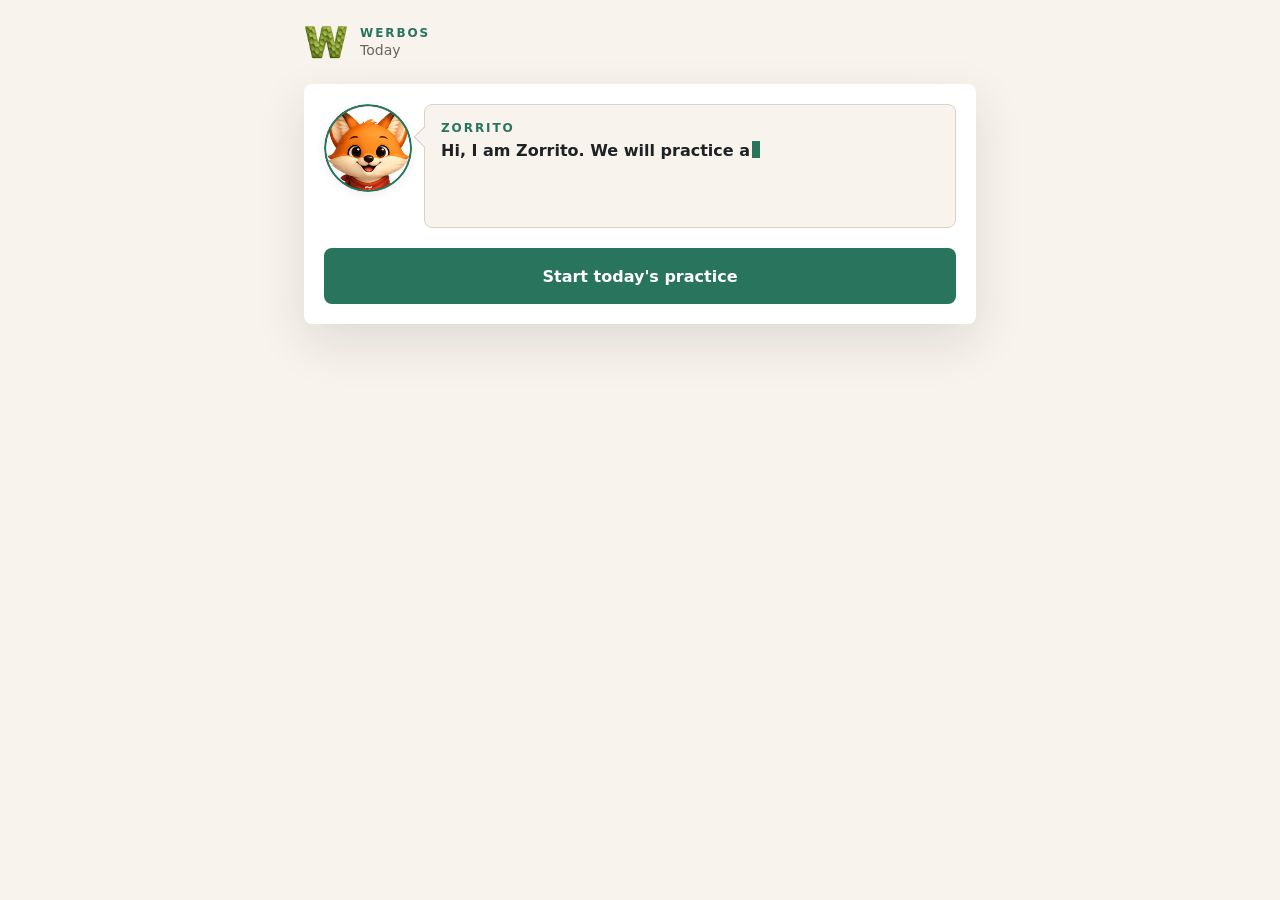
<file: index.html>
<!doctype html>
<html lang="en">
  <head>
    <meta charset="utf-8" />
    <meta name="viewport" content="width=device-width, initial-scale=1" />
    <meta name="theme-color" content="#28745d" />
    <title>Werbos</title>
    <link rel="icon" href="./design/brand/favicon.ico" sizes="any" />
    <link rel="icon" type="image/png" sizes="32x32" href="./design/brand/favicon-32.png" />
    <link rel="apple-touch-icon" href="./design/brand/apple-touch-icon.png" />
    <link rel="stylesheet" href="./src/styles.css" />
  </head>
  <body>
    <main id="app" class="app-shell" aria-live="polite"></main>
    <script type="module" src="./src/app.js"></script>
  </body>
</html>
</file>
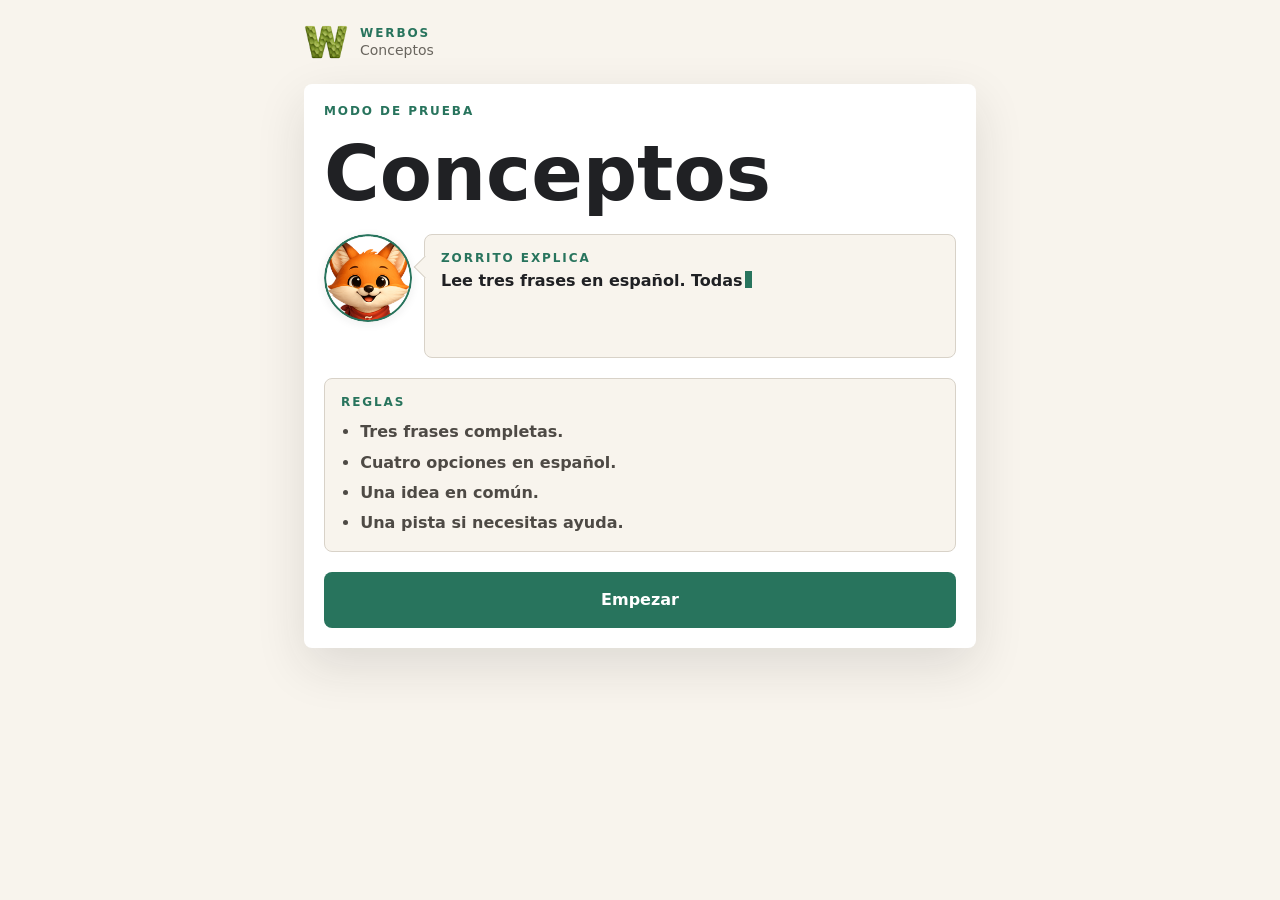
<file: concepts/index.html>
<!doctype html>
<html lang="en">
  <head>
    <meta charset="utf-8" />
    <meta http-equiv="refresh" content="0; url=../?mode=concepts" />
    <title>Werbos Conceptos</title>
  </head>
  <body>
    <p><a href="../?mode=concepts">Open Werbos concept mode</a></p>
    <script>
      window.location.replace("../?mode=concepts");
    </script>
  </body>
</html>
</file>
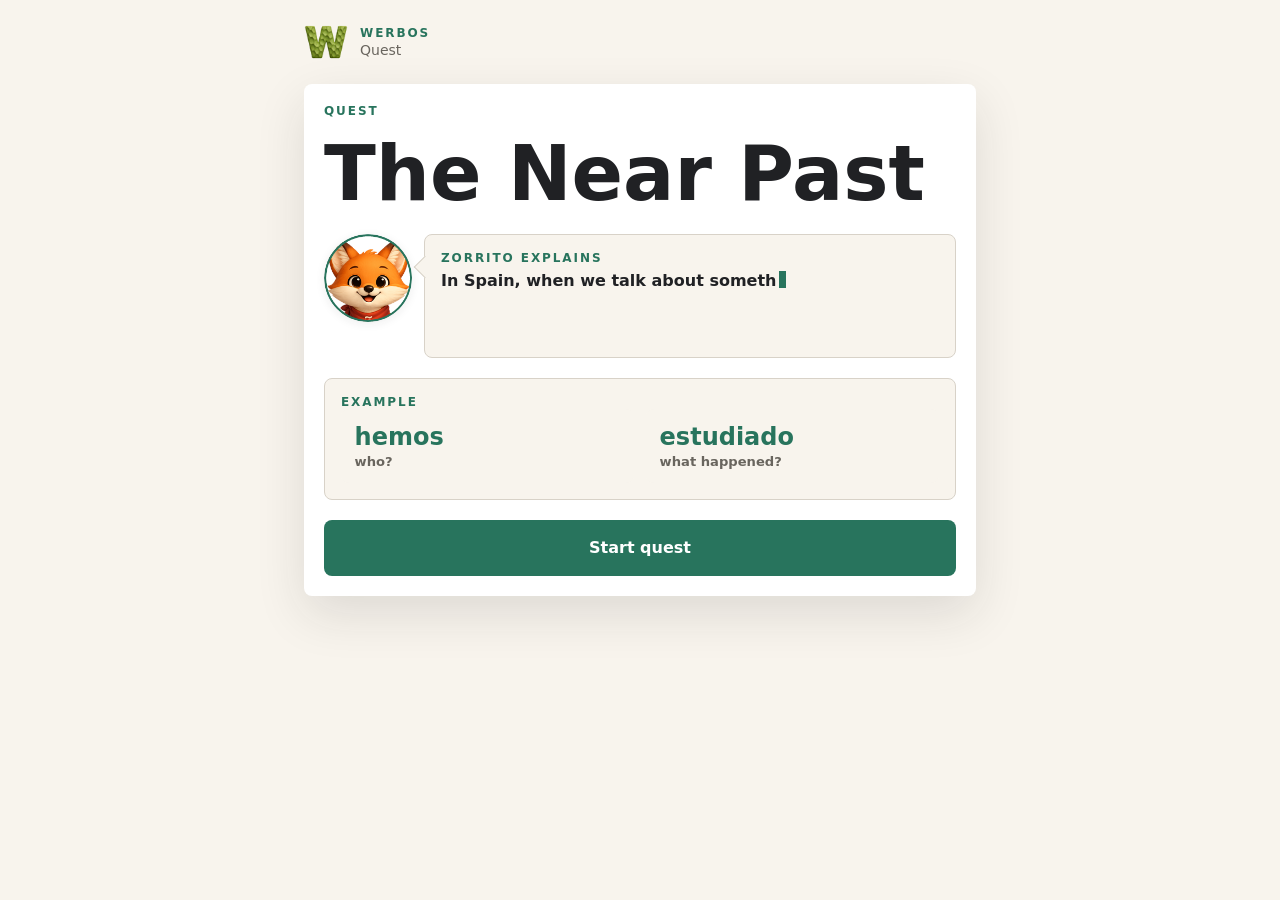
<file: quest-near-past/index.html>
<!doctype html>
<html lang="en">
  <head>
    <meta charset="utf-8" />
    <meta http-equiv="refresh" content="0; url=../?quest=near-past" />
    <title>Werbos Near Past Quest</title>
  </head>
  <body>
    <p><a href="../?quest=near-past">Open Werbos near past quest</a></p>
    <script>
      window.location.replace("../?quest=near-past");
    </script>
  </body>
</html>
</file>
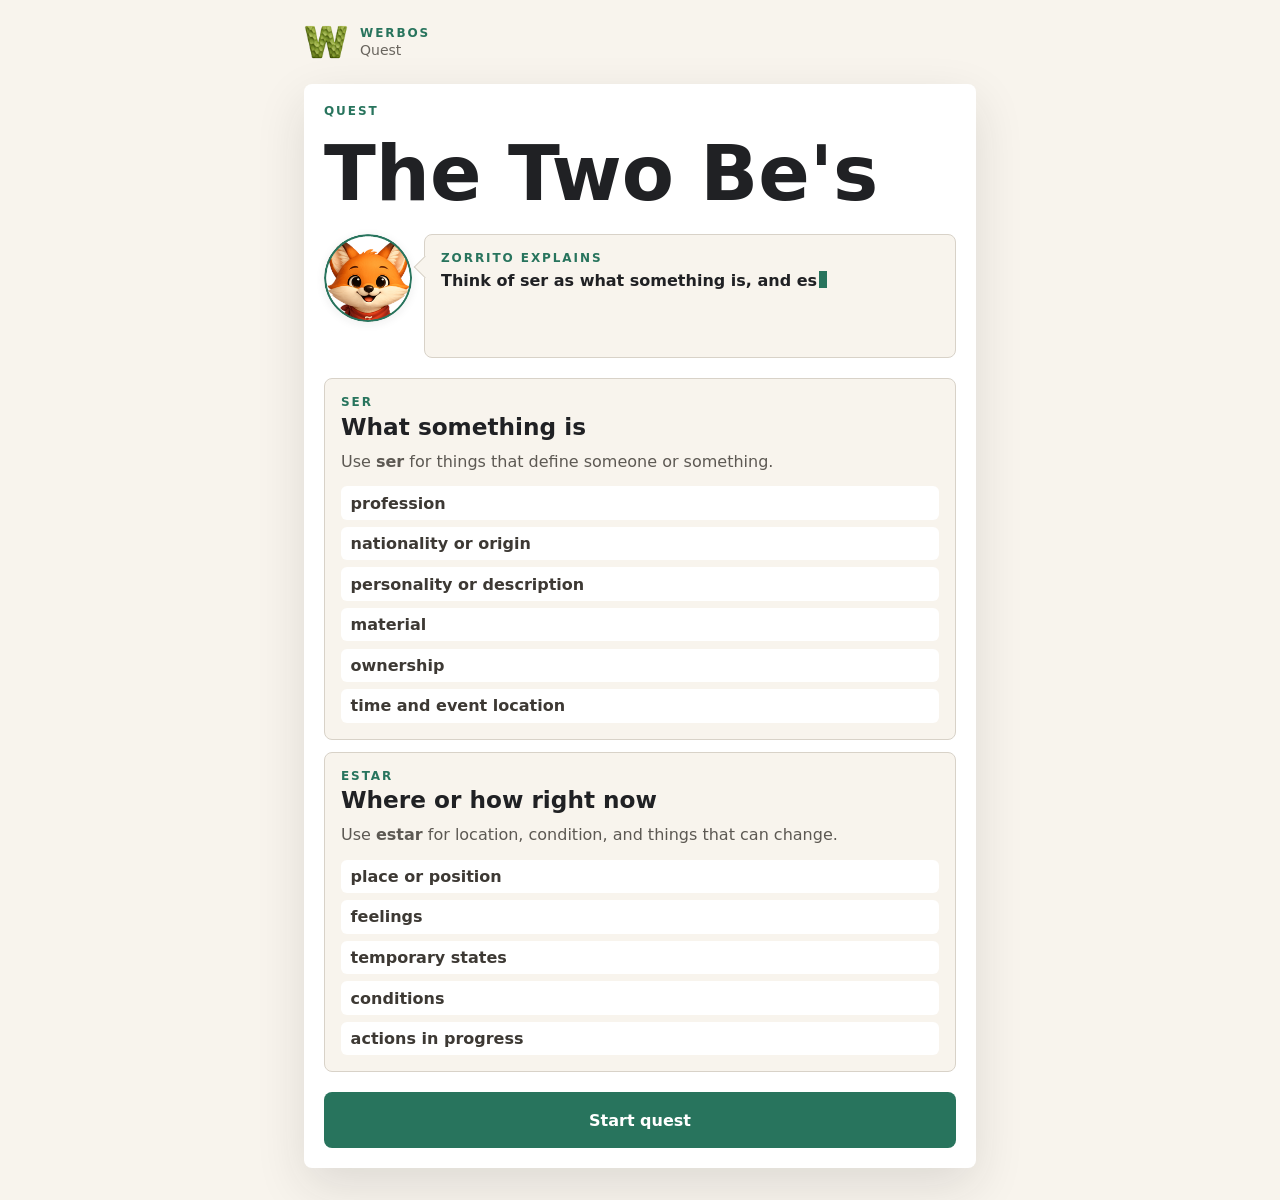
<file: quest-ser-estar/index.html>
<!doctype html>
<html lang="en">
  <head>
    <meta charset="utf-8" />
    <meta name="viewport" content="width=device-width, initial-scale=1" />
    <meta http-equiv="refresh" content="0; url=../?quest=ser-estar" />
    <title>Ser estar quest</title>
    <link rel="canonical" href="../?quest=ser-estar" />
    <script>
      window.location.replace("../?quest=ser-estar");
    </script>
  </head>
  <body>
    <p><a href="../?quest=ser-estar">Start the Ser estar quest</a></p>
  </body>
</html>
</file>
<file: src/styles.css>
:root {
  --werbos-ink: #202124;
  --werbos-paper: #f8f4ed;
  --werbos-fern: #28745d;
  --werbos-coral: #d95d4f;
  --werbos-maize: #f1c76b;
  --werbos-skyglass: #d8edf3;
  --werbos-white: #ffffff;
  --werbos-line: #d8d2c8;
  --werbos-shadow: 0 18px 50px rgba(32, 33, 36, 0.12);
}

*, ::before, ::after {
  box-sizing: border-box;
}

html,
body {
  overflow-x: hidden;
}

body {
  margin: 0;
  min-height: 100vh;
  background: var(--werbos-paper);
  color: var(--werbos-ink);
  font-family: Inter, ui-sans-serif, system-ui, sans-serif;
}

button {
  font: inherit;
}

.app-shell,
.app-view {
  min-height: 100vh;
}

.app-view {
  box-sizing: border-box;
  width: calc(100% - 4rem);
  width: calc(100dvw - 4rem);
  min-width: 0;
  max-width: 42rem;
  margin: 0 auto;
  padding: 1.25rem 0 2rem;
}

.app-header {
  display: flex;
  align-items: center;
  justify-content: space-between;
  margin-bottom: 1.25rem;
}

.brand-lockup {
  display: flex;
  align-items: center;
  gap: 0.75rem;
}

.logo-mark {
  width: 2.75rem;
  height: 2.75rem;
  object-fit: contain;
}

.eyebrow {
  margin: 0;
  color: var(--werbos-fern);
  font-size: 0.75rem;
  font-weight: 800;
  letter-spacing: 0.16em;
  text-transform: uppercase;
}

.muted {
  margin: 0.125rem 0 0;
  color: #69655e;
  font-size: 0.875rem;
}

.card {
  box-sizing: border-box;
  width: 100%;
  border-radius: 0.5rem;
  background: var(--werbos-white);
  box-shadow: var(--werbos-shadow);
}

.intro-card {
  display: grid;
  gap: 1.5rem;
  padding: 1.25rem;
}

.start-card {
  gap: 1.25rem;
}

.start-card .primary-action {
  width: 100%;
}

.start-greeting {
  display: flex;
  align-items: flex-start;
  gap: 0.75rem;
}

.start-zorrito {
  width: 5.5rem;
  height: 5.5rem;
  flex: 0 0 auto;
  border-radius: 50%;
  object-fit: cover;
  box-shadow: 0 2px 10px rgba(32, 33, 36, 0.08);
}

.start-bubble {
  align-self: stretch;
}

.intro-card h1,
.result-card h1 {
  margin: 0.35rem 0 0;
  font-size: clamp(2.4rem, 13vw, 4.5rem);
  font-weight: 900;
  line-height: 0.95;
}

.intro-copy,
.result-card p,
.summary-card p {
  max-width: 34ch;
  color: #5d5953;
  line-height: 1.55;
}

.primary-action {
  min-height: 3.5rem;
  width: 100%;
  border: 0;
  border-radius: 0.5rem;
  background: var(--werbos-fern);
  color: var(--werbos-white);
  cursor: pointer;
  font-weight: 900;
}

.status-strip {
  display: grid;
  grid-template-columns: repeat(2, minmax(0, 1fr));
  gap: 0.75rem;
  margin-top: 1rem;
}

.quest-link-card {
  display: grid;
  gap: 1rem;
  margin-top: 1rem;
  padding: 1.25rem;
}

.quest-intro-card {
  display: grid;
  gap: 1.25rem;
  padding: 1.25rem;
}

.quest-intro-card h1 {
  margin: 0;
  font-size: clamp(2.7rem, 13vw, 4.75rem);
  font-weight: 900;
  line-height: 0.95;
}

.quest-greeting {
  margin-top: 0.25rem;
}

.quest-rule-grid {
  display: grid;
  gap: 0.75rem;
}

.quest-rule-card {
  border: 1px solid var(--werbos-line);
  border-radius: 0.5rem;
  background: var(--werbos-paper);
  padding: 1rem;
}

.quest-rule-card h2 {
  margin: 0.35rem 0 0;
  font-size: 1.45rem;
  line-height: 1.05;
}

.quest-rule-card p:not(.eyebrow) {
  margin: 0.65rem 0 0;
  color: #5d5953;
  line-height: 1.45;
}

.quest-rule-card ul {
  display: grid;
  gap: 0.45rem;
  margin: 0.85rem 0 0;
  padding: 0;
  list-style: none;
}

.quest-rule-card li {
  border-radius: 0.375rem;
  background: var(--werbos-white);
  padding: 0.45rem 0.6rem;
  color: #3d3934;
  font-weight: 800;
}

.concept-rule-card {
  border: 1px solid var(--werbos-line);
  border-radius: 0.5rem;
  background: var(--werbos-paper);
  padding: 1rem;
}

.concept-rule-card ul {
  display: grid;
  gap: 0.5rem;
  margin: 0.75rem 0 0;
  padding-left: 1.2rem;
  color: #4e4a45;
  font-weight: 800;
  line-height: 1.4;
}

.near-past-example {
  border: 1px solid var(--werbos-line);
  border-radius: 0.5rem;
  background: var(--werbos-paper);
  padding: 1rem;
}

.near-past-example p:not(.eyebrow) {
  margin: 0.85rem 0 0;
  color: #5d5953;
  font-weight: 800;
  line-height: 1.45;
}

.quest-link-card h2 {
  margin: 0.35rem 0 0;
  font-size: 1.75rem;
  line-height: 1.05;
}

.quest-link-card p:not(.eyebrow) {
  margin: 0.6rem 0 0;
  color: #5d5953;
  line-height: 1.5;
}

.secondary-link {
  display: inline-grid;
  min-height: 3.25rem;
  place-items: center;
  border: 1px solid var(--werbos-line);
  border-radius: 0.5rem;
  background: var(--werbos-paper);
  color: var(--werbos-fern);
  font-weight: 900;
  text-decoration: none;
}

.secondary-link:focus,
.secondary-link:hover {
  border-color: var(--werbos-fern);
}

.status-strip div {
  border-radius: 0.5rem;
  background: var(--werbos-white);
  padding: 1rem;
}

.status-strip span {
  color: var(--werbos-fern);
  font-size: 2rem;
  font-weight: 900;
}

.status-strip p {
  margin: 0.2rem 0 0;
  color: #69655e;
  font-size: 0.875rem;
  font-weight: 800;
}

.hero-card,
.quiz-card,
.speech-card,
.result-card,
.summary-card {
  margin-top: 1rem;
  padding: 1.25rem;
}

.hero-topline,
.quiz-header {
  display: flex;
  align-items: flex-start;
  justify-content: space-between;
  gap: 1rem;
  margin-bottom: 1.25rem;
}

.tag {
  display: inline-flex;
  border-radius: 0.375rem;
  background: var(--werbos-skyglass);
  padding: 0.25rem 0.75rem;
  color: var(--werbos-fern);
  font-size: 0.75rem;
  font-weight: 900;
  letter-spacing: 0.14em;
  text-transform: uppercase;
}

.hero-kicker {
  margin: 0;
  color: var(--werbos-coral);
  font-size: 0.875rem;
  font-weight: 800;
  letter-spacing: 0.18em;
  text-transform: uppercase;
}

.hero-word {
  margin: 0.75rem 0 0;
  padding-bottom: 0.08em;
  font-size: clamp(4rem, 19vw, 6rem);
  font-weight: 900;
  line-height: 1;
}

.form-word {
  margin: 0.75rem 0 0;
  padding-bottom: 0.08em;
  font-size: clamp(3rem, 14vw, 5rem);
  font-weight: 900;
  line-height: 1;
}

.reverse-prompt {
  margin: 0.75rem 0 0;
  color: var(--werbos-ink);
  font-size: clamp(2.3rem, 10vw, 4rem);
  font-weight: 900;
  line-height: 1.05;
}

.concept-card {
  display: grid;
  gap: 1rem;
}

.near-past-card {
  display: grid;
  gap: 1rem;
}

.near-past-phrase {
  margin: 0;
  font-size: clamp(3rem, 14vw, 5rem);
  font-weight: 900;
  line-height: 0.95;
}

.near-past-split {
  display: grid;
  grid-template-columns: repeat(2, minmax(0, 1fr));
  gap: 0.75rem;
}

.near-past-split span,
.near-past-build {
  border-radius: 0.5rem;
  background: var(--werbos-paper);
  padding: 0.85rem;
}

.near-past-split strong,
.near-past-blank {
  display: block;
  color: var(--werbos-fern);
  font-size: 1.5rem;
  font-weight: 900;
}

.near-past-split small {
  display: block;
  margin-top: 0.2rem;
  color: #69655e;
  font-size: 0.82rem;
  font-weight: 800;
}

.near-past-build {
  margin: 0;
  color: var(--werbos-ink);
  font-size: 1.35rem;
  font-weight: 900;
}

.near-past-blank {
  display: inline-block;
  min-width: 3.5rem;
  margin-right: 0.35rem;
  text-align: center;
}

.concept-examples {
  display: grid;
  gap: 0.75rem;
  margin: 0;
  padding: 0;
  list-style: none;
}

.concept-examples li {
  border-left: 0.35rem solid var(--werbos-maize);
  border-radius: 0.375rem;
  background: var(--werbos-paper);
  padding: 0.85rem 0.9rem;
  font-size: 1.15rem;
  font-weight: 850;
  line-height: 1.35;
}

.concept-term-button {
  display: inline;
  min-height: 0;
  border: 0;
  border-bottom: 2px solid var(--werbos-maize);
  background: transparent;
  padding: 0;
  color: var(--werbos-fern);
  cursor: pointer;
  font: inherit;
  font-weight: 900;
}

.concept-term-button:focus,
.concept-term-button:hover {
  border-bottom-color: var(--werbos-fern);
}

.concept-recap-card {
  display: grid;
  gap: 1rem;
}

.concept-translation-pair {
  display: grid;
  gap: 0.25rem;
  max-width: 34ch;
}

.concept-primary-line,
.concept-primary-hint {
  margin: 0;
  color: var(--werbos-fern);
  font-size: 1.05rem;
  font-weight: 900;
  line-height: 1.5;
}

.concept-primary-hint .speech-text {
  min-height: 0;
  color: var(--werbos-fern);
  font-size: 1rem;
  font-weight: 900;
}

.concept-translation-pair span,
.translation-text {
  color: #69655e;
  font-size: 0.95rem;
  font-weight: 400;
  line-height: 1.45;
}

.concept-translation-pair span {
  display: block;
}

.translation-text {
  margin-top: 0.35rem;
}

.sentence-text {
  margin: 1rem 0 0;
  color: #4e4a45;
  font-size: 1.25rem;
  font-weight: 800;
}

.quiz-title {
  margin: 0.25rem 0 0;
  font-size: 1.55rem;
  font-weight: 900;
  line-height: 1.1;
}

.quiz-title span {
  color: var(--werbos-coral);
}

.question-mark {
  display: grid;
  width: 3rem;
  height: 3rem;
  flex: 0 0 auto;
  place-items: center;
  border-radius: 0.5rem;
  background: var(--werbos-skyglass);
  color: var(--werbos-fern);
  font-weight: 900;
}

.answer-list {
  display: grid;
  gap: 0.75rem;
}

.two-answer-list {
  grid-template-columns: 1fr;
}

.answer-button {
  display: flex;
  min-height: 3.5rem;
  width: 100%;
  align-items: center;
  justify-content: space-between;
  border: 1px solid var(--werbos-line);
  border-radius: 0.5rem;
  background: var(--werbos-paper);
  padding: 0.75rem 1rem;
  color: var(--werbos-ink);
  cursor: pointer;
  font-weight: 800;
  text-align: left;
}

.answer-button:focus,
.answer-button:hover {
  border-color: var(--werbos-fern);
}

.speech-layout {
  display: flex;
  gap: 0.75rem;
}

.zorrito-mark {
  width: 4rem;
  height: 4rem;
  flex: 0 0 auto;
  border-radius: 50%;
  object-fit: cover;
  box-shadow: 0 2px 10px rgba(32, 33, 36, 0.08);
}

.speech-bubble {
  position: relative;
  flex: 1;
  min-width: 0;
  border: 1px solid var(--werbos-line);
  border-radius: 0.5rem;
  background: var(--werbos-paper);
  padding: 1rem;
}

.speech-bubble::before {
  content: "";
  position: absolute;
  top: 1.5rem;
  left: -0.5rem;
  width: 1rem;
  height: 1rem;
  transform: rotate(45deg);
  border-bottom: 1px solid var(--werbos-line);
  border-left: 1px solid var(--werbos-line);
  background: var(--werbos-paper);
}

.speech-text {
  min-height: 4.5rem;
  margin: 0.25rem 0 0;
  font-weight: 700;
  line-height: 1.55;
}

.type-caret::after {
  content: "";
  display: inline-block;
  width: 0.45rem;
  height: 1.05rem;
  margin-left: 0.15rem;
  vertical-align: -0.12rem;
  background: var(--werbos-fern);
  animation: blink 1s steps(2, start) infinite;
}

@keyframes blink {
  50% {
    opacity: 0;
  }
}

.result-card.is-success {
  background: var(--werbos-fern);
  color: var(--werbos-white);
}

.result-card.is-success .eyebrow,
.result-card.is-success p {
  color: var(--werbos-white);
}

.result-card.is-failure {
  background: var(--werbos-ink);
  color: var(--werbos-white);
}

.result-card.is-failure .eyebrow {
  color: var(--werbos-maize);
}

.result-card.is-failure p {
  color: #d6d2cb;
}

.result-card .primary-action {
  width: 100%;
  margin-top: 1rem;
  background: var(--werbos-white);
  color: var(--werbos-fern);
}

.summary-card strong {
  color: var(--werbos-fern);
}

@media (min-width: 700px) {
  .intro-card:not(.start-card) {
    grid-template-columns: 1fr auto;
    align-items: end;
  }

  .primary-action {
    min-width: 10rem;
    width: auto;
  }

  .two-answer-list {
    grid-template-columns: repeat(2, minmax(0, 1fr));
  }
}
</file>
